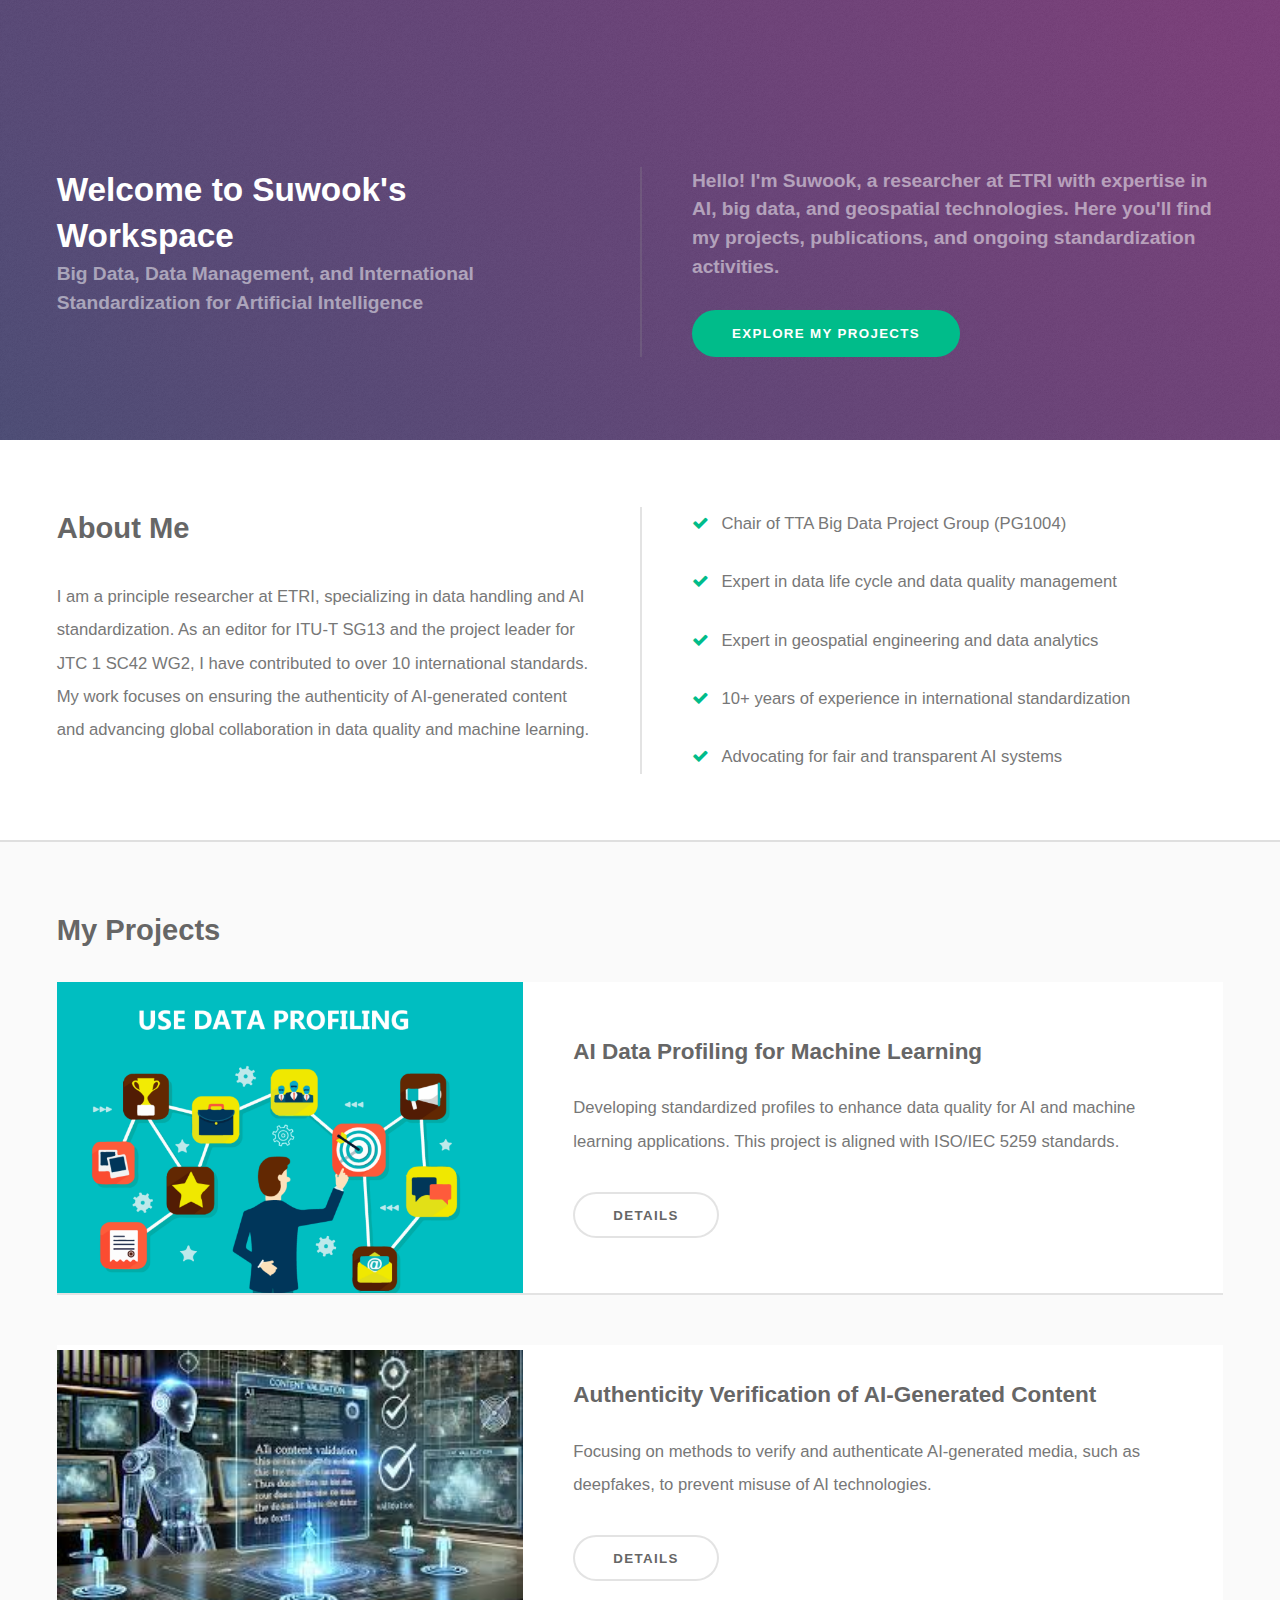
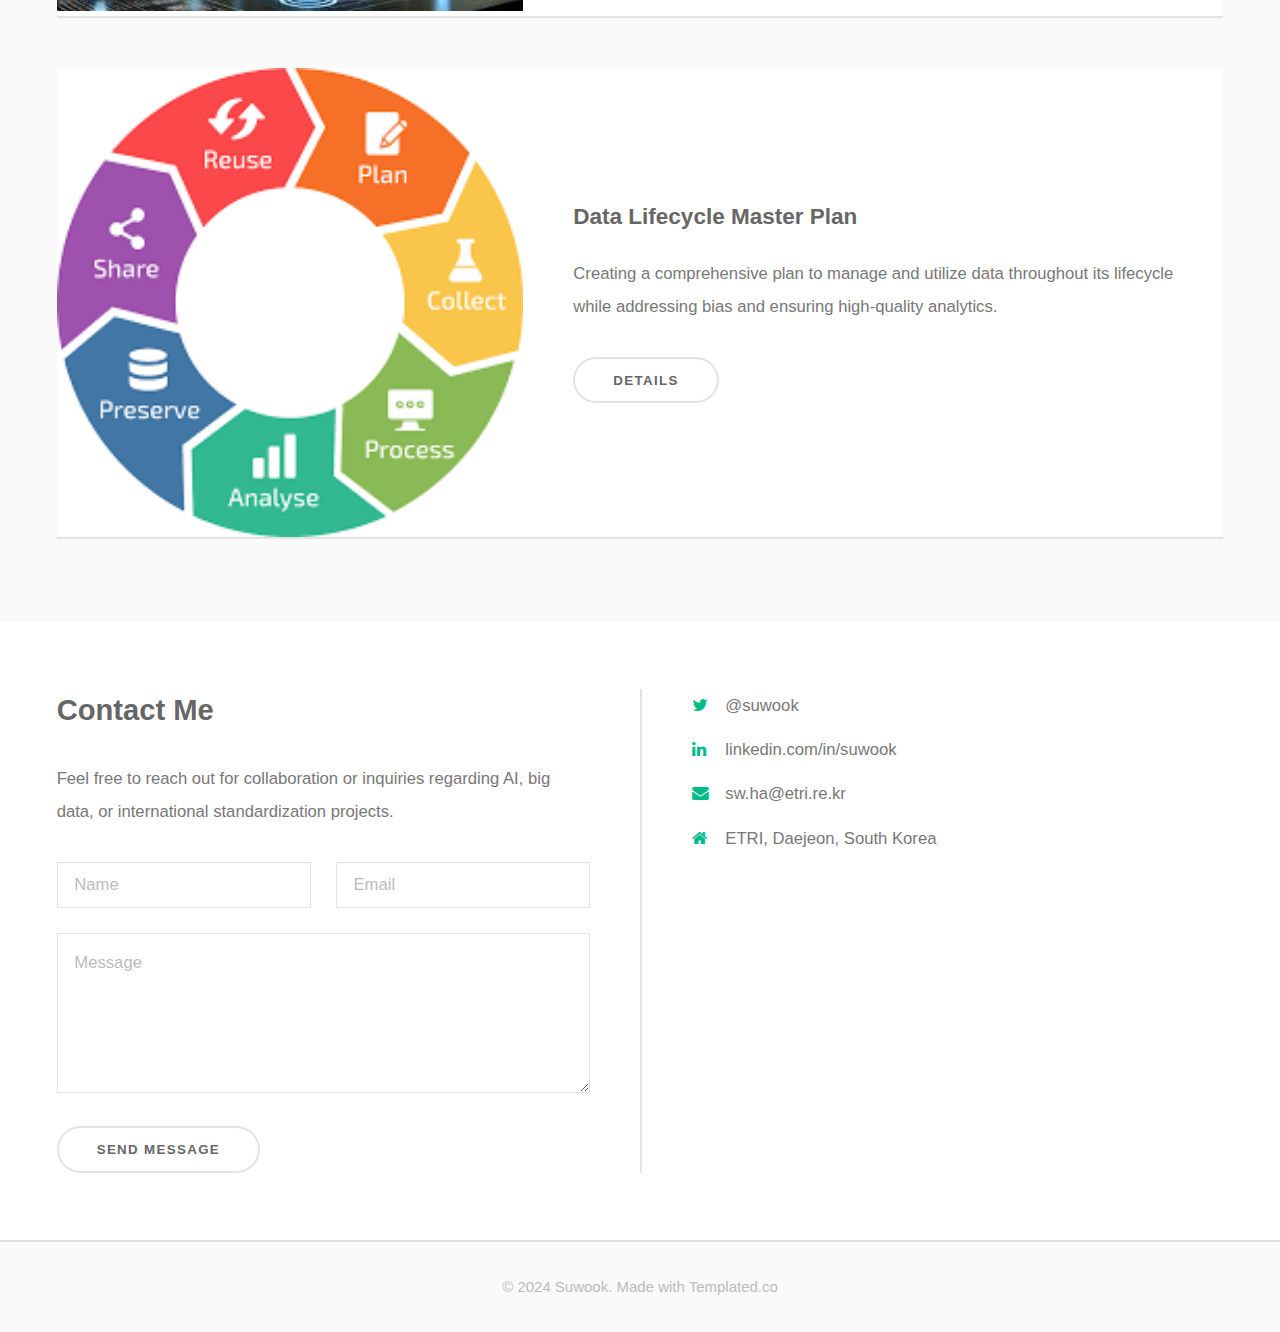
<file: index.html>
<!DOCTYPE HTML>
<html>
<head>
    <title>Suwook's Workspace</title>
    <meta charset="utf-8">
    <meta name="viewport" content="width=device-width, initial-scale=1">
    <link rel="stylesheet" href="assets/css/main.css">
</head>
<body>
    <!-- Banner -->
    <section id="banner">
        <div class="inner split">
            <section>
                <h2>Welcome to Suwook's Workspace</h2>
                <p>Big Data, Data Management, and International Standardization for Artificial Intelligence</p>
            </section>
            <section>
                <p>Hello! I'm Suwook, a researcher at ETRI with expertise in AI, big data, and geospatial technologies. Here you'll find my projects, publications, and ongoing standardization activities.</p>
                <ul class="actions">
                    <li><a href="#projects" class="button special">Explore My Projects</a></li>
                </ul>
            </section>
        </div>
    </section>

    <!-- About -->
    <section id="about" class="wrapper">
        <div class="inner split">
            <section>
                <h2>About Me</h2>
                <p>I am a principle researcher at ETRI, specializing in data handling and AI standardization. As an editor for ITU-T SG13 and the project leader for JTC 1 SC42 WG2, I have contributed to over 10 international standards. My work focuses on ensuring the authenticity of AI-generated content and advancing global collaboration in data quality and machine learning.</p>
            </section>
            <section>
                <ul class="checklist">
                    <li>Chair of TTA Big Data Project Group (PG1004)</li>
                    <li>Expert in data life cycle and data quality management</li>
                    <li>Expert in geospatial engineering and data analytics</li>
                    <li>10+ years of experience in international standardization</li>
                    <li>Advocating for fair and transparent AI systems</li>
                </ul>
            </section>
        </div>
    </section>

    <!-- Projects -->
    <section id="projects" class="wrapper style2 alt">
        <div class="inner">
            <h2>My Projects</h2>

            <div class="spotlight">
                <div class="image">
                    <img src="images/project1.jpg" alt="Project 1">
                </div>
                <div class="content">
                    <h3>AI Data Profiling for Machine Learning</h3>
                    <p>Developing standardized profiles to enhance data quality for AI and machine learning applications. This project is aligned with ISO/IEC 5259 standards.</p>
                    <ul class="actions">
                        <li><a href="project1.html" class="button alt">Details</a></li>
                    </ul>
                </div>
            </div>

            <div class="spotlight">
                <div class="image">
                    <img src="images/project2.jpg" alt="Project 2">
                </div>
                <div class="content">
                    <h3>Authenticity Verification of AI-Generated Content</h3>
                    <p>Focusing on methods to verify and authenticate AI-generated media, such as deepfakes, to prevent misuse of AI technologies.</p>
                    <ul class="actions">
                        <li><a href="#" class="button alt">Details</a></li>
                    </ul>
                </div>
            </div>

            <div class="spotlight">
                <div class="image">
                    <img src="images/project3.jpg" alt="Project 3">
                </div>
                <div class="content">
                    <h3>Data Lifecycle Master Plan</h3>
                    <p>Creating a comprehensive plan to manage and utilize data throughout its lifecycle while addressing bias and ensuring high-quality analytics.</p>
                    <ul class="actions">
                        <li><a href="#" class="button alt">Details</a></li>
                    </ul>
                </div>
            </div>
        </div>
    </section>

    <!-- Contact -->
    <section id="contact" class="wrapper">
        <div class="inner split">
            <section>
                <h2>Contact Me</h2>
                <p>Feel free to reach out for collaboration or inquiries regarding AI, big data, or international standardization projects.</p>
                <form action="#" class="alt" method="POST">
                    <div class="row uniform">
                        <div class="6u 12u$(xsmall)">
                            <input name="name" placeholder="Name" type="text">
                        </div>
                        <div class="6u$ 12u$(xsmall)">
                            <input name="email" placeholder="Email" type="email">
                        </div>
                        <div class="12u$">
                            <textarea name="message" placeholder="Message" rows="4"></textarea>
                        </div>
                    </div>
                    <ul class="actions">
                        <li><input class="alt" value="Send Message" type="submit"></li>
                    </ul>
                </form>
            </section>
            <section>
                <ul class="contact">
                    <li class="fa-twitter"><a href="#">@suwook</a></li>
                    <li class="fa-linkedin"><a href="#">linkedin.com/in/suwook</a></li>
                    <li class="fa-envelope"><a href="mailto:sw.ha@etri.re.kr">sw.ha@etri.re.kr</a></li>
                    <li class="fa-home">ETRI, Daejeon, South Korea</li>
                </ul>
            </section>
        </div>
    </section>

    <!-- Footer -->
    <div class="copyright">
        &copy; 2024 Suwook. Made with Templated.co
    </div>

    <!-- Scripts -->
    <script src="assets/js/jquery.min.js"></script>
    <script src="assets/js/skel.min.js"></script>
    <script src="assets/js/util.js"></script>
    <script src="assets/js/main.js"></script>
</body>
</html>
</file>
<file: assets/css/main.css>
@import url(font-awesome.min.css);

/*
	Prism by TEMPLATED
	templated.co @templatedco
	Released for free under the Creative Commons Attribution 3.0 license (templated.co/license)
*/

/* Reset */

	html, body, div, span, applet, object, iframe, h1, h2, h3, h4, h5, h6, p, blockquote, pre, a, abbr, acronym, address, big, cite, code, del, dfn, em, img, ins, kbd, q, s, samp, small, strike, strong, sub, sup, tt, var, b, u, i, center, dl, dt, dd, ol, ul, li, fieldset, form, label, legend, table, caption, tbody, tfoot, thead, tr, th, td, article, aside, canvas, details, embed, figure, figcaption, footer, header, hgroup, menu, nav, output, ruby, section, summary, time, mark, audio, video {
		margin: 0;
		padding: 0;
		border: 0;
		font-size: 100%;
		font: inherit;
		vertical-align: baseline;
	}
.image.fit img {
	width: 100%;
	height: auto;
}
	article, aside, details, figcaption, figure, footer, header, hgroup, menu, nav, section {
		display: block;
	}

	body {
		line-height: 1;
	}

	ol, ul {
		list-style: none;
	}

	blockquote, q {
		quotes: none;
	}

	blockquote:before, blockquote:after, q:before, q:after {
		content: '';
		content: none;
	}

	table {
		border-collapse: collapse;
		border-spacing: 0;
	}

	body {
		-webkit-text-size-adjust: none;
	}

/* Box Model */

	*, *:before, *:after {
		-moz-box-sizing: border-box;
		-webkit-box-sizing: border-box;
		box-sizing: border-box;
	}

/* Grid */

	.row {
		border-bottom: solid 1px transparent;
		-moz-box-sizing: border-box;
		-webkit-box-sizing: border-box;
		box-sizing: border-box;
	}

	.row > * {
		float: left;
		-moz-box-sizing: border-box;
		-webkit-box-sizing: border-box;
		box-sizing: border-box;
	}

	.row:after, .row:before {
		content: '';
		display: block;
		clear: both;
		height: 0;
	}

	.row.uniform > * > :first-child {
		margin-top: 0;
	}

	.row.uniform > * > :last-child {
		margin-bottom: 0;
	}

	.row.\30 \25 > * {
		padding: 0 0 0 0em;
	}

	.row.\30 \25 {
		margin: 0 0 -1px 0em;
	}

	.row.uniform.\30 \25 > * {
		padding: 0em 0 0 0em;
	}

	.row.uniform.\30 \25 {
		margin: 0em 0 -1px 0em;
	}

	.row > * {
		padding: 0 0 0 2em;
	}

	.row {
		margin: 0 0 -1px -2em;
	}

	.row.uniform > * {
		padding: 2em 0 0 2em;
	}

	.row.uniform {
		margin: -2em 0 -1px -2em;
	}

	.row.\32 00\25 > * {
		padding: 0 0 0 4em;
	}

	.row.\32 00\25 {
		margin: 0 0 -1px -4em;
	}

	.row.uniform.\32 00\25 > * {
		padding: 4em 0 0 4em;
	}

	.row.uniform.\32 00\25 {
		margin: -4em 0 -1px -4em;
	}

	.row.\31 50\25 > * {
		padding: 0 0 0 3em;
	}

	.row.\31 50\25 {
		margin: 0 0 -1px -3em;
	}

	.row.uniform.\31 50\25 > * {
		padding: 3em 0 0 3em;
	}

	.row.uniform.\31 50\25 {
		margin: -3em 0 -1px -3em;
	}

	.row.\35 0\25 > * {
		padding: 0 0 0 1em;
	}

	.row.\35 0\25 {
		margin: 0 0 -1px -1em;
	}

	.row.uniform.\35 0\25 > * {
		padding: 1em 0 0 1em;
	}

	.row.uniform.\35 0\25 {
		margin: -1em 0 -1px -1em;
	}

	.row.\32 5\25 > * {
		padding: 0 0 0 0.5em;
	}

	.row.\32 5\25 {
		margin: 0 0 -1px -0.5em;
	}

	.row.uniform.\32 5\25 > * {
		padding: 0.5em 0 0 0.5em;
	}

	.row.uniform.\32 5\25 {
		margin: -0.5em 0 -1px -0.5em;
	}

	.\31 2u, .\31 2u\24 {
		width: 100%;
		clear: none;
		margin-left: 0;
	}

	.\31 1u, .\31 1u\24 {
		width: 91.6666666667%;
		clear: none;
		margin-left: 0;
	}

	.\31 0u, .\31 0u\24 {
		width: 83.3333333333%;
		clear: none;
		margin-left: 0;
	}

	.\39 u, .\39 u\24 {
		width: 75%;
		clear: none;
		margin-left: 0;
	}

	.\38 u, .\38 u\24 {
		width: 66.6666666667%;
		clear: none;
		margin-left: 0;
	}

	.\37 u, .\37 u\24 {
		width: 58.3333333333%;
		clear: none;
		margin-left: 0;
	}

	.\36 u, .\36 u\24 {
		width: 50%;
		clear: none;
		margin-left: 0;
	}

	.\35 u, .\35 u\24 {
		width: 41.6666666667%;
		clear: none;
		margin-left: 0;
	}

	.\34 u, .\34 u\24 {
		width: 33.3333333333%;
		clear: none;
		margin-left: 0;
	}

	.\33 u, .\33 u\24 {
		width: 25%;
		clear: none;
		margin-left: 0;
	}

	.\32 u, .\32 u\24 {
		width: 16.6666666667%;
		clear: none;
		margin-left: 0;
	}

	.\31 u, .\31 u\24 {
		width: 8.3333333333%;
		clear: none;
		margin-left: 0;
	}

	.\31 2u\24 + *,
	.\31 1u\24 + *,
	.\31 0u\24 + *,
	.\39 u\24 + *,
	.\38 u\24 + *,
	.\37 u\24 + *,
	.\36 u\24 + *,
	.\35 u\24 + *,
	.\34 u\24 + *,
	.\33 u\24 + *,
	.\32 u\24 + *,
	.\31 u\24 + * {
		clear: left;
	}

	.\-11u {
		margin-left: 91.66667%;
	}

	.\-10u {
		margin-left: 83.33333%;
	}

	.\-9u {
		margin-left: 75%;
	}

	.\-8u {
		margin-left: 66.66667%;
	}

	.\-7u {
		margin-left: 58.33333%;
	}

	.\-6u {
		margin-left: 50%;
	}

	.\-5u {
		margin-left: 41.66667%;
	}

	.\-4u {
		margin-left: 33.33333%;
	}

	.\-3u {
		margin-left: 25%;
	}

	.\-2u {
		margin-left: 16.66667%;
	}

	.\-1u {
		margin-left: 8.33333%;
	}

	@media screen and (max-width: 1680px) {

		.row > * {
			padding: 0 0 0 2em;
		}

		.row {
			margin: 0 0 -1px -2em;
		}

		.row.uniform > * {
			padding: 2em 0 0 2em;
		}

		.row.uniform {
			margin: -2em 0 -1px -2em;
		}

		.row.\32 00\25 > * {
			padding: 0 0 0 4em;
		}

		.row.\32 00\25 {
			margin: 0 0 -1px -4em;
		}

		.row.uniform.\32 00\25 > * {
			padding: 4em 0 0 4em;
		}

		.row.uniform.\32 00\25 {
			margin: -4em 0 -1px -4em;
		}

		.row.\31 50\25 > * {
			padding: 0 0 0 3em;
		}

		.row.\31 50\25 {
			margin: 0 0 -1px -3em;
		}

		.row.uniform.\31 50\25 > * {
			padding: 3em 0 0 3em;
		}

		.row.uniform.\31 50\25 {
			margin: -3em 0 -1px -3em;
		}

		.row.\35 0\25 > * {
			padding: 0 0 0 1em;
		}

		.row.\35 0\25 {
			margin: 0 0 -1px -1em;
		}

		.row.uniform.\35 0\25 > * {
			padding: 1em 0 0 1em;
		}

		.row.uniform.\35 0\25 {
			margin: -1em 0 -1px -1em;
		}

		.row.\32 5\25 > * {
			padding: 0 0 0 0.5em;
		}

		.row.\32 5\25 {
			margin: 0 0 -1px -0.5em;
		}

		.row.uniform.\32 5\25 > * {
			padding: 0.5em 0 0 0.5em;
		}

		.row.uniform.\32 5\25 {
			margin: -0.5em 0 -1px -0.5em;
		}

		.\31 2u\28xlarge\29, .\31 2u\24\28xlarge\29 {
			width: 100%;
			clear: none;
			margin-left: 0;
		}

		.\31 1u\28xlarge\29, .\31 1u\24\28xlarge\29 {
			width: 91.6666666667%;
			clear: none;
			margin-left: 0;
		}

		.\31 0u\28xlarge\29, .\31 0u\24\28xlarge\29 {
			width: 83.3333333333%;
			clear: none;
			margin-left: 0;
		}

		.\39 u\28xlarge\29, .\39 u\24\28xlarge\29 {
			width: 75%;
			clear: none;
			margin-left: 0;
		}

		.\38 u\28xlarge\29, .\38 u\24\28xlarge\29 {
			width: 66.6666666667%;
			clear: none;
			margin-left: 0;
		}

		.\37 u\28xlarge\29, .\37 u\24\28xlarge\29 {
			width: 58.3333333333%;
			clear: none;
			margin-left: 0;
		}

		.\36 u\28xlarge\29, .\36 u\24\28xlarge\29 {
			width: 50%;
			clear: none;
			margin-left: 0;
		}

		.\35 u\28xlarge\29, .\35 u\24\28xlarge\29 {
			width: 41.6666666667%;
			clear: none;
			margin-left: 0;
		}

		.\34 u\28xlarge\29, .\34 u\24\28xlarge\29 {
			width: 33.3333333333%;
			clear: none;
			margin-left: 0;
		}

		.\33 u\28xlarge\29, .\33 u\24\28xlarge\29 {
			width: 25%;
			clear: none;
			margin-left: 0;
		}

		.\32 u\28xlarge\29, .\32 u\24\28xlarge\29 {
			width: 16.6666666667%;
			clear: none;
			margin-left: 0;
		}

		.\31 u\28xlarge\29, .\31 u\24\28xlarge\29 {
			width: 8.3333333333%;
			clear: none;
			margin-left: 0;
		}

		.\31 2u\24\28xlarge\29 + *,
		.\31 1u\24\28xlarge\29 + *,
		.\31 0u\24\28xlarge\29 + *,
		.\39 u\24\28xlarge\29 + *,
		.\38 u\24\28xlarge\29 + *,
		.\37 u\24\28xlarge\29 + *,
		.\36 u\24\28xlarge\29 + *,
		.\35 u\24\28xlarge\29 + *,
		.\34 u\24\28xlarge\29 + *,
		.\33 u\24\28xlarge\29 + *,
		.\32 u\24\28xlarge\29 + *,
		.\31 u\24\28xlarge\29 + * {
			clear: left;
		}

		.\-11u\28xlarge\29 {
			margin-left: 91.66667%;
		}

		.\-10u\28xlarge\29 {
			margin-left: 83.33333%;
		}

		.\-9u\28xlarge\29 {
			margin-left: 75%;
		}

		.\-8u\28xlarge\29 {
			margin-left: 66.66667%;
		}

		.\-7u\28xlarge\29 {
			margin-left: 58.33333%;
		}

		.\-6u\28xlarge\29 {
			margin-left: 50%;
		}

		.\-5u\28xlarge\29 {
			margin-left: 41.66667%;
		}

		.\-4u\28xlarge\29 {
			margin-left: 33.33333%;
		}

		.\-3u\28xlarge\29 {
			margin-left: 25%;
		}

		.\-2u\28xlarge\29 {
			margin-left: 16.66667%;
		}

		.\-1u\28xlarge\29 {
			margin-left: 8.33333%;
		}

	}

	@media screen and (max-width: 1366px) {

		.row > * {
			padding: 0 0 0 1.5em;
		}

		.row {
			margin: 0 0 -1px -1.5em;
		}

		.row.uniform > * {
			padding: 1.5em 0 0 1.5em;
		}

		.row.uniform {
			margin: -1.5em 0 -1px -1.5em;
		}

		.row.\32 00\25 > * {
			padding: 0 0 0 3em;
		}

		.row.\32 00\25 {
			margin: 0 0 -1px -3em;
		}

		.row.uniform.\32 00\25 > * {
			padding: 3em 0 0 3em;
		}

		.row.uniform.\32 00\25 {
			margin: -3em 0 -1px -3em;
		}

		.row.\31 50\25 > * {
			padding: 0 0 0 2.25em;
		}

		.row.\31 50\25 {
			margin: 0 0 -1px -2.25em;
		}

		.row.uniform.\31 50\25 > * {
			padding: 2.25em 0 0 2.25em;
		}

		.row.uniform.\31 50\25 {
			margin: -2.25em 0 -1px -2.25em;
		}

		.row.\35 0\25 > * {
			padding: 0 0 0 0.75em;
		}

		.row.\35 0\25 {
			margin: 0 0 -1px -0.75em;
		}

		.row.uniform.\35 0\25 > * {
			padding: 0.75em 0 0 0.75em;
		}

		.row.uniform.\35 0\25 {
			margin: -0.75em 0 -1px -0.75em;
		}

		.row.\32 5\25 > * {
			padding: 0 0 0 0.375em;
		}

		.row.\32 5\25 {
			margin: 0 0 -1px -0.375em;
		}

		.row.uniform.\32 5\25 > * {
			padding: 0.375em 0 0 0.375em;
		}

		.row.uniform.\32 5\25 {
			margin: -0.375em 0 -1px -0.375em;
		}

		.\31 2u\28large\29, .\31 2u\24\28large\29 {
			width: 100%;
			clear: none;
			margin-left: 0;
		}

		.\31 1u\28large\29, .\31 1u\24\28large\29 {
			width: 91.6666666667%;
			clear: none;
			margin-left: 0;
		}

		.\31 0u\28large\29, .\31 0u\24\28large\29 {
			width: 83.3333333333%;
			clear: none;
			margin-left: 0;
		}

		.\39 u\28large\29, .\39 u\24\28large\29 {
			width: 75%;
			clear: none;
			margin-left: 0;
		}

		.\38 u\28large\29, .\38 u\24\28large\29 {
			width: 66.6666666667%;
			clear: none;
			margin-left: 0;
		}

		.\37 u\28large\29, .\37 u\24\28large\29 {
			width: 58.3333333333%;
			clear: none;
			margin-left: 0;
		}

		.\36 u\28large\29, .\36 u\24\28large\29 {
			width: 50%;
			clear: none;
			margin-left: 0;
		}

		.\35 u\28large\29, .\35 u\24\28large\29 {
			width: 41.6666666667%;
			clear: none;
			margin-left: 0;
		}

		.\34 u\28large\29, .\34 u\24\28large\29 {
			width: 33.3333333333%;
			clear: none;
			margin-left: 0;
		}

		.\33 u\28large\29, .\33 u\24\28large\29 {
			width: 25%;
			clear: none;
			margin-left: 0;
		}

		.\32 u\28large\29, .\32 u\24\28large\29 {
			width: 16.6666666667%;
			clear: none;
			margin-left: 0;
		}

		.\31 u\28large\29, .\31 u\24\28large\29 {
			width: 8.3333333333%;
			clear: none;
			margin-left: 0;
		}

		.\31 2u\24\28large\29 + *,
		.\31 1u\24\28large\29 + *,
		.\31 0u\24\28large\29 + *,
		.\39 u\24\28large\29 + *,
		.\38 u\24\28large\29 + *,
		.\37 u\24\28large\29 + *,
		.\36 u\24\28large\29 + *,
		.\35 u\24\28large\29 + *,
		.\34 u\24\28large\29 + *,
		.\33 u\24\28large\29 + *,
		.\32 u\24\28large\29 + *,
		.\31 u\24\28large\29 + * {
			clear: left;
		}

		.\-11u\28large\29 {
			margin-left: 91.66667%;
		}

		.\-10u\28large\29 {
			margin-left: 83.33333%;
		}

		.\-9u\28large\29 {
			margin-left: 75%;
		}

		.\-8u\28large\29 {
			margin-left: 66.66667%;
		}

		.\-7u\28large\29 {
			margin-left: 58.33333%;
		}

		.\-6u\28large\29 {
			margin-left: 50%;
		}

		.\-5u\28large\29 {
			margin-left: 41.66667%;
		}

		.\-4u\28large\29 {
			margin-left: 33.33333%;
		}

		.\-3u\28large\29 {
			margin-left: 25%;
		}

		.\-2u\28large\29 {
			margin-left: 16.66667%;
		}

		.\-1u\28large\29 {
			margin-left: 8.33333%;
		}

	}

	@media screen and (max-width: 980px) {

		.row > * {
			padding: 0 0 0 1.5em;
		}

		.row {
			margin: 0 0 -1px -1.5em;
		}

		.row.uniform > * {
			padding: 1.5em 0 0 1.5em;
		}

		.row.uniform {
			margin: -1.5em 0 -1px -1.5em;
		}

		.row.\32 00\25 > * {
			padding: 0 0 0 3em;
		}

		.row.\32 00\25 {
			margin: 0 0 -1px -3em;
		}

		.row.uniform.\32 00\25 > * {
			padding: 3em 0 0 3em;
		}

		.row.uniform.\32 00\25 {
			margin: -3em 0 -1px -3em;
		}

		.row.\31 50\25 > * {
			padding: 0 0 0 2.25em;
		}

		.row.\31 50\25 {
			margin: 0 0 -1px -2.25em;
		}

		.row.uniform.\31 50\25 > * {
			padding: 2.25em 0 0 2.25em;
		}

		.row.uniform.\31 50\25 {
			margin: -2.25em 0 -1px -2.25em;
		}

		.row.\35 0\25 > * {
			padding: 0 0 0 0.75em;
		}

		.row.\35 0\25 {
			margin: 0 0 -1px -0.75em;
		}

		.row.uniform.\35 0\25 > * {
			padding: 0.75em 0 0 0.75em;
		}

		.row.uniform.\35 0\25 {
			margin: -0.75em 0 -1px -0.75em;
		}

		.row.\32 5\25 > * {
			padding: 0 0 0 0.375em;
		}

		.row.\32 5\25 {
			margin: 0 0 -1px -0.375em;
		}

		.row.uniform.\32 5\25 > * {
			padding: 0.375em 0 0 0.375em;
		}

		.row.uniform.\32 5\25 {
			margin: -0.375em 0 -1px -0.375em;
		}

		.\31 2u\28medium\29, .\31 2u\24\28medium\29 {
			width: 100%;
			clear: none;
			margin-left: 0;
		}

		.\31 1u\28medium\29, .\31 1u\24\28medium\29 {
			width: 91.6666666667%;
			clear: none;
			margin-left: 0;
		}

		.\31 0u\28medium\29, .\31 0u\24\28medium\29 {
			width: 83.3333333333%;
			clear: none;
			margin-left: 0;
		}

		.\39 u\28medium\29, .\39 u\24\28medium\29 {
			width: 75%;
			clear: none;
			margin-left: 0;
		}

		.\38 u\28medium\29, .\38 u\24\28medium\29 {
			width: 66.6666666667%;
			clear: none;
			margin-left: 0;
		}

		.\37 u\28medium\29, .\37 u\24\28medium\29 {
			width: 58.3333333333%;
			clear: none;
			margin-left: 0;
		}

		.\36 u\28medium\29, .\36 u\24\28medium\29 {
			width: 50%;
			clear: none;
			margin-left: 0;
		}

		.\35 u\28medium\29, .\35 u\24\28medium\29 {
			width: 41.6666666667%;
			clear: none;
			margin-left: 0;
		}

		.\34 u\28medium\29, .\34 u\24\28medium\29 {
			width: 33.3333333333%;
			clear: none;
			margin-left: 0;
		}

		.\33 u\28medium\29, .\33 u\24\28medium\29 {
			width: 25%;
			clear: none;
			margin-left: 0;
		}

		.\32 u\28medium\29, .\32 u\24\28medium\29 {
			width: 16.6666666667%;
			clear: none;
			margin-left: 0;
		}

		.\31 u\28medium\29, .\31 u\24\28medium\29 {
			width: 8.3333333333%;
			clear: none;
			margin-left: 0;
		}

		.\31 2u\24\28medium\29 + *,
		.\31 1u\24\28medium\29 + *,
		.\31 0u\24\28medium\29 + *,
		.\39 u\24\28medium\29 + *,
		.\38 u\24\28medium\29 + *,
		.\37 u\24\28medium\29 + *,
		.\36 u\24\28medium\29 + *,
		.\35 u\24\28medium\29 + *,
		.\34 u\24\28medium\29 + *,
		.\33 u\24\28medium\29 + *,
		.\32 u\24\28medium\29 + *,
		.\31 u\24\28medium\29 + * {
			clear: left;
		}

		.\-11u\28medium\29 {
			margin-left: 91.66667%;
		}

		.\-10u\28medium\29 {
			margin-left: 83.33333%;
		}

		.\-9u\28medium\29 {
			margin-left: 75%;
		}

		.\-8u\28medium\29 {
			margin-left: 66.66667%;
		}

		.\-7u\28medium\29 {
			margin-left: 58.33333%;
		}

		.\-6u\28medium\29 {
			margin-left: 50%;
		}

		.\-5u\28medium\29 {
			margin-left: 41.66667%;
		}

		.\-4u\28medium\29 {
			margin-left: 33.33333%;
		}

		.\-3u\28medium\29 {
			margin-left: 25%;
		}

		.\-2u\28medium\29 {
			margin-left: 16.66667%;
		}

		.\-1u\28medium\29 {
			margin-left: 8.33333%;
		}

	}

	@media screen and (max-width: 736px) {

		.row > * {
			padding: 0 0 0 1.25em;
		}

		.row {
			margin: 0 0 -1px -1.25em;
		}

		.row.uniform > * {
			padding: 1.25em 0 0 1.25em;
		}

		.row.uniform {
			margin: -1.25em 0 -1px -1.25em;
		}

		.row.\32 00\25 > * {
			padding: 0 0 0 2.5em;
		}

		.row.\32 00\25 {
			margin: 0 0 -1px -2.5em;
		}

		.row.uniform.\32 00\25 > * {
			padding: 2.5em 0 0 2.5em;
		}

		.row.uniform.\32 00\25 {
			margin: -2.5em 0 -1px -2.5em;
		}

		.row.\31 50\25 > * {
			padding: 0 0 0 1.875em;
		}

		.row.\31 50\25 {
			margin: 0 0 -1px -1.875em;
		}

		.row.uniform.\31 50\25 > * {
			padding: 1.875em 0 0 1.875em;
		}

		.row.uniform.\31 50\25 {
			margin: -1.875em 0 -1px -1.875em;
		}

		.row.\35 0\25 > * {
			padding: 0 0 0 0.625em;
		}

		.row.\35 0\25 {
			margin: 0 0 -1px -0.625em;
		}

		.row.uniform.\35 0\25 > * {
			padding: 0.625em 0 0 0.625em;
		}

		.row.uniform.\35 0\25 {
			margin: -0.625em 0 -1px -0.625em;
		}

		.row.\32 5\25 > * {
			padding: 0 0 0 0.3125em;
		}

		.row.\32 5\25 {
			margin: 0 0 -1px -0.3125em;
		}

		.row.uniform.\32 5\25 > * {
			padding: 0.3125em 0 0 0.3125em;
		}

		.row.uniform.\32 5\25 {
			margin: -0.3125em 0 -1px -0.3125em;
		}

		.\31 2u\28small\29, .\31 2u\24\28small\29 {
			width: 100%;
			clear: none;
			margin-left: 0;
		}

		.\31 1u\28small\29, .\31 1u\24\28small\29 {
			width: 91.6666666667%;
			clear: none;
			margin-left: 0;
		}

		.\31 0u\28small\29, .\31 0u\24\28small\29 {
			width: 83.3333333333%;
			clear: none;
			margin-left: 0;
		}

		.\39 u\28small\29, .\39 u\24\28small\29 {
			width: 75%;
			clear: none;
			margin-left: 0;
		}

		.\38 u\28small\29, .\38 u\24\28small\29 {
			width: 66.6666666667%;
			clear: none;
			margin-left: 0;
		}

		.\37 u\28small\29, .\37 u\24\28small\29 {
			width: 58.3333333333%;
			clear: none;
			margin-left: 0;
		}

		.\36 u\28small\29, .\36 u\24\28small\29 {
			width: 50%;
			clear: none;
			margin-left: 0;
		}

		.\35 u\28small\29, .\35 u\24\28small\29 {
			width: 41.6666666667%;
			clear: none;
			margin-left: 0;
		}

		.\34 u\28small\29, .\34 u\24\28small\29 {
			width: 33.3333333333%;
			clear: none;
			margin-left: 0;
		}

		.\33 u\28small\29, .\33 u\24\28small\29 {
			width: 25%;
			clear: none;
			margin-left: 0;
		}

		.\32 u\28small\29, .\32 u\24\28small\29 {
			width: 16.6666666667%;
			clear: none;
			margin-left: 0;
		}

		.\31 u\28small\29, .\31 u\24\28small\29 {
			width: 8.3333333333%;
			clear: none;
			margin-left: 0;
		}

		.\31 2u\24\28small\29 + *,
		.\31 1u\24\28small\29 + *,
		.\31 0u\24\28small\29 + *,
		.\39 u\24\28small\29 + *,
		.\38 u\24\28small\29 + *,
		.\37 u\24\28small\29 + *,
		.\36 u\24\28small\29 + *,
		.\35 u\24\28small\29 + *,
		.\34 u\24\28small\29 + *,
		.\33 u\24\28small\29 + *,
		.\32 u\24\28small\29 + *,
		.\31 u\24\28small\29 + * {
			clear: left;
		}

		.\-11u\28small\29 {
			margin-left: 91.66667%;
		}

		.\-10u\28small\29 {
			margin-left: 83.33333%;
		}

		.\-9u\28small\29 {
			margin-left: 75%;
		}

		.\-8u\28small\29 {
			margin-left: 66.66667%;
		}

		.\-7u\28small\29 {
			margin-left: 58.33333%;
		}

		.\-6u\28small\29 {
			margin-left: 50%;
		}

		.\-5u\28small\29 {
			margin-left: 41.66667%;
		}

		.\-4u\28small\29 {
			margin-left: 33.33333%;
		}

		.\-3u\28small\29 {
			margin-left: 25%;
		}

		.\-2u\28small\29 {
			margin-left: 16.66667%;
		}

		.\-1u\28small\29 {
			margin-left: 8.33333%;
		}

	}

	@media screen and (max-width: 480px) {

		.row > * {
			padding: 0 0 0 1.25em;
		}

		.row {
			margin: 0 0 -1px -1.25em;
		}

		.row.uniform > * {
			padding: 1.25em 0 0 1.25em;
		}

		.row.uniform {
			margin: -1.25em 0 -1px -1.25em;
		}

		.row.\32 00\25 > * {
			padding: 0 0 0 2.5em;
		}

		.row.\32 00\25 {
			margin: 0 0 -1px -2.5em;
		}

		.row.uniform.\32 00\25 > * {
			padding: 2.5em 0 0 2.5em;
		}

		.row.uniform.\32 00\25 {
			margin: -2.5em 0 -1px -2.5em;
		}

		.row.\31 50\25 > * {
			padding: 0 0 0 1.875em;
		}

		.row.\31 50\25 {
			margin: 0 0 -1px -1.875em;
		}

		.row.uniform.\31 50\25 > * {
			padding: 1.875em 0 0 1.875em;
		}

		.row.uniform.\31 50\25 {
			margin: -1.875em 0 -1px -1.875em;
		}

		.row.\35 0\25 > * {
			padding: 0 0 0 0.625em;
		}

		.row.\35 0\25 {
			margin: 0 0 -1px -0.625em;
		}

		.row.uniform.\35 0\25 > * {
			padding: 0.625em 0 0 0.625em;
		}

		.row.uniform.\35 0\25 {
			margin: -0.625em 0 -1px -0.625em;
		}

		.row.\32 5\25 > * {
			padding: 0 0 0 0.3125em;
		}

		.row.\32 5\25 {
			margin: 0 0 -1px -0.3125em;
		}

		.row.uniform.\32 5\25 > * {
			padding: 0.3125em 0 0 0.3125em;
		}

		.row.uniform.\32 5\25 {
			margin: -0.3125em 0 -1px -0.3125em;
		}

		.\31 2u\28xsmall\29, .\31 2u\24\28xsmall\29 {
			width: 100%;
			clear: none;
			margin-left: 0;
		}

		.\31 1u\28xsmall\29, .\31 1u\24\28xsmall\29 {
			width: 91.6666666667%;
			clear: none;
			margin-left: 0;
		}

		.\31 0u\28xsmall\29, .\31 0u\24\28xsmall\29 {
			width: 83.3333333333%;
			clear: none;
			margin-left: 0;
		}

		.\39 u\28xsmall\29, .\39 u\24\28xsmall\29 {
			width: 75%;
			clear: none;
			margin-left: 0;
		}

		.\38 u\28xsmall\29, .\38 u\24\28xsmall\29 {
			width: 66.6666666667%;
			clear: none;
			margin-left: 0;
		}

		.\37 u\28xsmall\29, .\37 u\24\28xsmall\29 {
			width: 58.3333333333%;
			clear: none;
			margin-left: 0;
		}

		.\36 u\28xsmall\29, .\36 u\24\28xsmall\29 {
			width: 50%;
			clear: none;
			margin-left: 0;
		}

		.\35 u\28xsmall\29, .\35 u\24\28xsmall\29 {
			width: 41.6666666667%;
			clear: none;
			margin-left: 0;
		}

		.\34 u\28xsmall\29, .\34 u\24\28xsmall\29 {
			width: 33.3333333333%;
			clear: none;
			margin-left: 0;
		}

		.\33 u\28xsmall\29, .\33 u\24\28xsmall\29 {
			width: 25%;
			clear: none;
			margin-left: 0;
		}

		.\32 u\28xsmall\29, .\32 u\24\28xsmall\29 {
			width: 16.6666666667%;
			clear: none;
			margin-left: 0;
		}

		.\31 u\28xsmall\29, .\31 u\24\28xsmall\29 {
			width: 8.3333333333%;
			clear: none;
			margin-left: 0;
		}

		.\31 2u\24\28xsmall\29 + *,
		.\31 1u\24\28xsmall\29 + *,
		.\31 0u\24\28xsmall\29 + *,
		.\39 u\24\28xsmall\29 + *,
		.\38 u\24\28xsmall\29 + *,
		.\37 u\24\28xsmall\29 + *,
		.\36 u\24\28xsmall\29 + *,
		.\35 u\24\28xsmall\29 + *,
		.\34 u\24\28xsmall\29 + *,
		.\33 u\24\28xsmall\29 + *,
		.\32 u\24\28xsmall\29 + *,
		.\31 u\24\28xsmall\29 + * {
			clear: left;
		}

		.\-11u\28xsmall\29 {
			margin-left: 91.66667%;
		}

		.\-10u\28xsmall\29 {
			margin-left: 83.33333%;
		}

		.\-9u\28xsmall\29 {
			margin-left: 75%;
		}

		.\-8u\28xsmall\29 {
			margin-left: 66.66667%;
		}

		.\-7u\28xsmall\29 {
			margin-left: 58.33333%;
		}

		.\-6u\28xsmall\29 {
			margin-left: 50%;
		}

		.\-5u\28xsmall\29 {
			margin-left: 41.66667%;
		}

		.\-4u\28xsmall\29 {
			margin-left: 33.33333%;
		}

		.\-3u\28xsmall\29 {
			margin-left: 25%;
		}

		.\-2u\28xsmall\29 {
			margin-left: 16.66667%;
		}

		.\-1u\28xsmall\29 {
			margin-left: 8.33333%;
		}

	}

/* Basic */

	@-ms-viewport {
		width: device-width;
	}

	body {
		-ms-overflow-style: scrollbar;
	}

	@media screen and (max-width: 480px) {

		html, body {
			min-width: 320px;
		}

	}

	body {
		background: #fff;
	}

		body.is-loading *, body.is-loading *:before, body.is-loading *:after {
			-moz-animation: none !important;
			-webkit-animation: none !important;
			-ms-animation: none !important;
			animation: none !important;
			-moz-transition: none !important;
			-webkit-transition: none !important;
			-ms-transition: none !important;
			transition: none !important;
		}

/* Type */

	body {
		background-color: #fff;
		color: #777;
	}

	body, input, select, textarea {
		font-family: Arial, Helvetica, sans-serif;
		font-size: 13pt;
		font-weight: normal;
		line-height: 2;
	}

		@media screen and (max-width: 1680px) {

			body, input, select, textarea {
				font-size: 13.5pt;
			}

		}

		@media screen and (max-width: 1366px) {

			body, input, select, textarea {
				font-size: 12.5pt;
			}

		}

		@media screen and (max-width: 980px) {

			body, input, select, textarea {
				font-size: 12pt;
			}

		}

		@media screen and (max-width: 736px) {

			body, input, select, textarea {
				font-size: 11.5pt;
			}

		}

		@media screen and (max-width: 480px) {

			body, input, select, textarea {
				font-size: 11.5pt;
			}

		}

	a {
		-moz-transition: color 0.2s ease;
		-webkit-transition: color 0.2s ease;
		-ms-transition: color 0.2s ease;
		transition: color 0.2s ease;
		text-decoration: underline;
	}

		a:hover {
			color: #00BC8A !important;
			text-decoration: none;
		}

	strong, b {
		font-weight: bold;
	}

	em, i {
		font-style: italic;
	}

	p {
		margin: 0 0 2em 0;
	}

	h1, h2, h3, h4, h5, h6 {
		font-weight: bold;
		line-height: 1.5;
		margin: 0 0 1em 0;
	}

		h1 a, h2 a, h3 a, h4 a, h5 a, h6 a {
			color: inherit;
			text-decoration: none;
		}

	h2 {
		font-size: 1.75em;
	}

	h3 {
		font-size: 1.35em;
	}

	h4 {
		font-size: 1.1em;
	}

	h5 {
		font-size: 0.9em;
	}

	h6 {
		font-size: 0.7em;
	}

	sub {
		font-size: 0.8em;
		position: relative;
		top: 0.5em;
	}

	sup {
		font-size: 0.8em;
		position: relative;
		top: -0.5em;
	}

	blockquote {
		border-left: solid 4px;
		font-style: italic;
		margin: 0 0 2em 0;
		padding: 0.5em 0 0.5em 2em;
	}

	code {
		border-radius: 0;
		border: solid 1px;
		font-family: "Courier New", monospace;
		font-size: 0.9em;
		margin: 0 0.25em;
		padding: 0.25em 0.65em;
	}

	pre {
		-webkit-overflow-scrolling: touch;
		font-family: "Courier New", monospace;
		font-size: 0.9em;
		margin: 0 0 2em 0;
	}

		pre code {
			display: block;
			line-height: 1.75;
			padding: 1em 1.5em;
			overflow-x: auto;
		}

	hr {
		border: 0;
		border-bottom: solid 1px;
		margin: 2em 0;
	}

		hr.major {
			margin: 3em 0;
		}

	.align-left {
		text-align: left;
	}

	.align-center {
		text-align: center;
	}

	.align-right {
		text-align: right;
	}

	input, select, textarea {
		color: #666;
	}

	a {
		color: #00BC8A;
	}

	strong, b {
		color: #666;
	}

	h1, h2, h3, h4, h5, h6 {
		color: #666;
	}

	blockquote {
		border-left-color: rgba(144, 144, 144, 0.25);
	}

	code {
		background: rgba(144, 144, 144, 0.075);
		border-color: rgba(144, 144, 144, 0.25);
	}

	hr {
		border-bottom-color: rgba(144, 144, 144, 0.25);
	}

/* Box */

	.box {
		border-radius: 0;
		border: solid 1px;
		margin-bottom: 2em;
		padding: 1.5em;
	}

		.box > :last-child,
		.box > :last-child > :last-child,
		.box > :last-child > :last-child > :last-child {
			margin-bottom: 0;
		}

		.box.alt {
			border: 0;
			border-radius: 0;
			padding: 0;
		}

	.box {
		border-color: rgba(144, 144, 144, 0.25);
	}

/* Button */

	input[type="submit"],
	input[type="reset"],
	input[type="button"],
	button,
	.button {
		-moz-appearance: none;
		-webkit-appearance: none;
		-ms-appearance: none;
		appearance: none;
		-moz-transition: background-color 0.2s ease-in-out, color 0.2s ease-in-out;
		-webkit-transition: background-color 0.2s ease-in-out, color 0.2s ease-in-out;
		-ms-transition: background-color 0.2s ease-in-out, color 0.2s ease-in-out;
		transition: background-color 0.2s ease-in-out, color 0.2s ease-in-out;
		border-radius: 2em;
		border: 0;
		cursor: pointer;
		display: inline-block;
		font-size: 0.8em;
		font-weight: bold;
		height: 3.5em;
		letter-spacing: 0.1em;
		line-height: 3.65em;
		padding: 0 3em;
		text-align: center;
		text-decoration: none;
		text-transform: uppercase;
		white-space: nowrap;
	}

		input[type="submit"].icon,
		input[type="reset"].icon,
		input[type="button"].icon,
		button.icon,
		.button.icon {
			padding-left: 1.35em;
		}

			input[type="submit"].icon:before,
			input[type="reset"].icon:before,
			input[type="button"].icon:before,
			button.icon:before,
			.button.icon:before {
				margin-right: 0.5em;
			}

		input[type="submit"].fit,
		input[type="reset"].fit,
		input[type="button"].fit,
		button.fit,
		.button.fit {
			display: block;
			margin: 0 0 1em 0;
			width: 100%;
		}

		input[type="submit"].small,
		input[type="reset"].small,
		input[type="button"].small,
		button.small,
		.button.small {
			font-size: 0.8em;
		}

		input[type="submit"].big,
		input[type="reset"].big,
		input[type="button"].big,
		button.big,
		.button.big {
			font-size: 1.35em;
		}

		input[type="submit"].disabled, input[type="submit"]:disabled,
		input[type="reset"].disabled,
		input[type="reset"]:disabled,
		input[type="button"].disabled,
		input[type="button"]:disabled,
		button.disabled,
		button:disabled,
		.button.disabled,
		.button:disabled {
			-moz-pointer-events: none;
			-webkit-pointer-events: none;
			-ms-pointer-events: none;
			pointer-events: none;
			opacity: 0.25;
		}

		@media screen and (max-width: 480px) {

			input[type="submit"],
			input[type="reset"],
			input[type="button"],
			button,
			.button {
				padding: 0;
			}

		}

	input[type="submit"],
	input[type="reset"],
	input[type="button"],
	button,
	.button {
		background-color: #fafafa;
		color: #666 !important;
	}

		input[type="submit"]:hover,
		input[type="reset"]:hover,
		input[type="button"]:hover,
		button:hover,
		.button:hover {
			background-color: white;
		}

		input[type="submit"]:active,
		input[type="reset"]:active,
		input[type="button"]:active,
		button:active,
		.button:active {
			background-color: #ededed;
		}

		input[type="submit"].alt,
		input[type="reset"].alt,
		input[type="button"].alt,
		button.alt,
		.button.alt {
			background-color: transparent;
			box-shadow: inset 0 0 0 2px rgba(144, 144, 144, 0.25);
			color: #666 !important;
		}

			input[type="submit"].alt:hover,
			input[type="reset"].alt:hover,
			input[type="button"].alt:hover,
			button.alt:hover,
			.button.alt:hover {
				background-color: rgba(144, 144, 144, 0.075);
			}

			input[type="submit"].alt:active,
			input[type="reset"].alt:active,
			input[type="button"].alt:active,
			button.alt:active,
			.button.alt:active {
				background-color: rgba(144, 144, 144, 0.2);
			}

			input[type="submit"].alt.icon:before,
			input[type="reset"].alt.icon:before,
			input[type="button"].alt.icon:before,
			button.alt.icon:before,
			.button.alt.icon:before {
				color: #bbb;
			}

		input[type="submit"].special,
		input[type="reset"].special,
		input[type="button"].special,
		button.special,
		.button.special {
			background-color: #00BC8A;
			color: #ffffff !important;
		}

			input[type="submit"].special:hover,
			input[type="reset"].special:hover,
			input[type="button"].special:hover,
			button.special:hover,
			.button.special:hover {
				background-color: #00d69d;
			}

			input[type="submit"].special:active,
			input[type="reset"].special:active,
			input[type="button"].special:active,
			button.special:active,
			.button.special:active {
				background-color: #00a377;
			}

/* Form */

	form {
		margin: 0 0 2em 0;
	}

	label {
		display: block;
		font-size: 0.9em;
		font-weight: bold;
		margin: 0 0 1em 0;
	}

	input[type="text"],
	input[type="password"],
	input[type="email"],
	select,
	textarea {
		-moz-appearance: none;
		-webkit-appearance: none;
		-ms-appearance: none;
		appearance: none;
		border-radius: 0;
		border: none;
		border: solid 1px;
		color: inherit;
		display: block;
		outline: 0;
		padding: 0 1em;
		text-decoration: none;
		width: 100%;
	}

		input[type="text"]:invalid,
		input[type="password"]:invalid,
		input[type="email"]:invalid,
		select:invalid,
		textarea:invalid {
			box-shadow: none;
		}

	.select-wrapper {
		text-decoration: none;
		display: block;
		position: relative;
	}

		.select-wrapper:before {
			-moz-osx-font-smoothing: grayscale;
			-webkit-font-smoothing: antialiased;
			font-family: FontAwesome;
			font-style: normal;
			font-weight: normal;
			text-transform: none !important;
		}

		.select-wrapper:before {
			content: '\f078';
			display: block;
			height: 2.75em;
			line-height: 2.75em;
			pointer-events: none;
			position: absolute;
			right: 0;
			text-align: center;
			top: 0;
			width: 2.75em;
		}

		.select-wrapper select::-ms-expand {
			display: none;
		}

	input[type="text"],
	input[type="password"],
	input[type="email"],
	select {
		height: 2.75em;
	}

	textarea {
		padding: 0.75em 1em;
	}

	input[type="checkbox"],
	input[type="radio"] {
		-moz-appearance: none;
		-webkit-appearance: none;
		-ms-appearance: none;
		appearance: none;
		display: block;
		float: left;
		margin-right: -2em;
		opacity: 0;
		width: 1em;
		z-index: -1;
	}

		input[type="checkbox"] + label,
		input[type="radio"] + label {
			text-decoration: none;
			cursor: pointer;
			display: inline-block;
			font-size: 1em;
			font-weight: normal;
			padding-left: 2.4em;
			padding-right: 0.75em;
			position: relative;
		}

			input[type="checkbox"] + label:before,
			input[type="radio"] + label:before {
				-moz-osx-font-smoothing: grayscale;
				-webkit-font-smoothing: antialiased;
				font-family: FontAwesome;
				font-style: normal;
				font-weight: normal;
				text-transform: none !important;
			}

			input[type="checkbox"] + label:before,
			input[type="radio"] + label:before {
				border-radius: 0;
				border: solid 1px;
				content: '';
				display: inline-block;
				height: 1.65em;
				left: 0;
				line-height: 1.58125em;
				position: absolute;
				text-align: center;
				top: 0;
				width: 1.65em;
			}

		input[type="checkbox"]:checked + label:before,
		input[type="radio"]:checked + label:before {
			content: '\f00c';
		}

	input[type="checkbox"] + label:before {
		border-radius: 0;
	}

	input[type="radio"] + label:before {
		border-radius: 100%;
	}

	::-webkit-input-placeholder {
		opacity: 1.0;
	}

	:-moz-placeholder {
		opacity: 1.0;
	}

	::-moz-placeholder {
		opacity: 1.0;
	}

	:-ms-input-placeholder {
		opacity: 1.0;
	}

	.formerize-placeholder {
		opacity: 1.0;
	}

	label {
		color: #666;
	}

	input[type="text"],
	input[type="password"],
	input[type="email"],
	select,
	textarea {
		background: rgba(144, 144, 144, 0.075);
		border-color: rgba(144, 144, 144, 0.25);
	}

		input[type="text"]:focus,
		input[type="password"]:focus,
		input[type="email"]:focus,
		select:focus,
		textarea:focus {
			border-color: #00BC8A;
			box-shadow: 0 0 0 1px #00BC8A;
		}

	.select-wrapper:before {
		color: rgba(144, 144, 144, 0.25);
	}

	input[type="checkbox"] + label,
	input[type="radio"] + label {
		color: #777;
	}

		input[type="checkbox"] + label:before,
		input[type="radio"] + label:before {
			background: rgba(144, 144, 144, 0.075);
			border-color: rgba(144, 144, 144, 0.25);
		}

	input[type="checkbox"]:checked + label:before,
	input[type="radio"]:checked + label:before {
		background-color: #00BC8A;
		border-color: #00BC8A;
		color: #ffffff;
	}

	input[type="checkbox"]:focus + label:before,
	input[type="radio"]:focus + label:before {
		border-color: #00BC8A;
		box-shadow: 0 0 0 1px #00BC8A;
	}

	::-webkit-input-placeholder {
		color: #bbb !important;
	}

	:-moz-placeholder {
		color: #bbb !important;
	}

	::-moz-placeholder {
		color: #bbb !important;
	}

	:-ms-input-placeholder {
		color: #bbb !important;
	}

	.formerize-placeholder {
		color: #bbb !important;
	}

	form.alt input[type="text"],
	form.alt input[type="password"],
	form.alt input[type="email"],
	form.alt select,
	form.alt textarea {
		background-color: transparent;
	}

/* Icon */

	.icon {
		text-decoration: none;
		border-bottom: none;
		position: relative;
	}

		.icon:before {
			-moz-osx-font-smoothing: grayscale;
			-webkit-font-smoothing: antialiased;
			font-family: FontAwesome;
			font-style: normal;
			font-weight: normal;
			text-transform: none !important;
		}

		.icon > .label {
			display: none;
		}

/* Image */

	.image {
		border-radius: 0;
		border: 0;
		display: inline-block;
		position: relative;
	}

		.image img {
			border-radius: 0;
			display: block;
		}

		.image.left, .image.right {
			max-width: 40%;
		}

			.image.left img, .image.right img {
				width: 100%;
			}

		.image.left {
			float: left;
			margin: 0 1.5em 1em 0;
			top: 0.25em;
		}

		.image.right {
			float: right;
			margin: 0 0 1em 1.5em;
			top: 0.25em;
		}

		.image.fit {
			display: block;
			margin: 0 0 2em 0;
			width: 100%;
		}

			.image.fit img {
				width: 100%;
			}

		.image.main {
			display: block;
			margin: 0 0 3em 0;
			width: 100%;
		}

			.image.main img {
				width: 100%;
			}

/* List */

	ol {
		list-style: decimal;
		margin: 0 0 2em 0;
		padding-left: 1.25em;
	}

		ol li {
			padding-left: 0.25em;
		}

	ul {
		list-style: disc;
		margin: 0 0 2em 0;
		padding-left: 1em;
	}

		ul li {
			padding-left: 0.5em;
		}

		ul.special {
			text-align: center;
		}

		ul.alt {
			list-style: none;
			padding-left: 0;
		}

			ul.alt li {
				border-top: solid 1px;
				padding: 0.5em 0;
			}

				ul.alt li:first-child {
					border-top: 0;
					padding-top: 0;
				}

		ul.checklist {
			list-style: none;
			padding-left: 0;
		}

			ul.checklist li {
				text-decoration: none;
				margin-bottom: 1.5em;
				padding-left: 0;
			}

				ul.checklist li:before {
					-moz-osx-font-smoothing: grayscale;
					-webkit-font-smoothing: antialiased;
					font-family: FontAwesome;
					font-style: normal;
					font-weight: normal;
					text-transform: none !important;
				}

				ul.checklist li:before {
					content: '\f00c';
					margin-right: 0.75em;
				}

		ul.icons {
			cursor: default;
			list-style: none;
			padding-left: 0;
		}

			ul.icons li {
				display: inline-block;
				padding: 0 1em 0 0;
			}

				ul.icons li:last-child {
					padding-right: 0;
				}

				ul.icons li .icon:before {
					font-size: 2em;
				}

		ul.contact {
			list-style: none;
			padding: 0;
		}

			ul.contact li {
				text-decoration: none;
				padding: 0.65em 0 0 2em;
			}

				ul.contact li:before {
					-moz-osx-font-smoothing: grayscale;
					-webkit-font-smoothing: antialiased;
					font-family: FontAwesome;
					font-style: normal;
					font-weight: normal;
					text-transform: none !important;
				}

				ul.contact li:before {
					float: left;
					margin-left: -2em;
				}

				ul.contact li:first-child {
					padding-top: 0;
				}

				ul.contact li a {
					color: inherit;
					text-decoration: none;
				}

		ul.actions {
			cursor: default;
			list-style: none;
			padding-left: 0;
		}

			form ul.actions {
				margin-top: 2em;
			}

			ul.actions li {
				display: inline-block;
				padding: 0 1em 0 0;
				vertical-align: middle;
			}

				ul.actions li:last-child {
					padding-right: 0;
				}

			ul.actions.small li {
				padding: 0 0.5em 0 0;
			}

			ul.actions.vertical li {
				display: block;
				padding: 1em 0 0 0;
			}

				ul.actions.vertical li:first-child {
					padding-top: 0;
				}

				ul.actions.vertical li > * {
					margin-bottom: 0;
				}

			ul.actions.vertical.small li {
				padding: 0.5em 0 0 0;
			}

				ul.actions.vertical.small li:first-child {
					padding-top: 0;
				}

			ul.actions.fit {
				display: table;
				margin-left: -1em;
				padding: 0;
				table-layout: fixed;
				width: calc(100% + 1em);
			}

				ul.actions.fit li {
					display: table-cell;
					padding: 0 0 0 1em;
				}

					ul.actions.fit li > * {
						margin-bottom: 0;
					}

				ul.actions.fit.small {
					margin-left: -0.5em;
					width: calc(100% + 0.5em);
				}

					ul.actions.fit.small li {
						padding: 0 0 0 0.5em;
					}

			@media screen and (max-width: 480px) {

				ul.actions {
					margin: 0 0 2em 0;
				}

					ul.actions li {
						padding: 1em 0 0 0;
						display: block;
						text-align: center;
						width: 100%;
					}

						ul.actions li:first-child {
							padding-top: 0;
						}

						ul.actions li > * {
							width: 100%;
							margin: 0 !important;
						}

							ul.actions li > *.icon:before {
								margin-left: -2em;
							}

					ul.actions.small li {
						padding: 0.5em 0 0 0;
					}

						ul.actions.small li:first-child {
							padding-top: 0;
						}

			}

	dl {
		margin: 0 0 2em 0;
	}

		dl dt {
			display: block;
			font-weight: bold;
			margin: 0 0 1em 0;
		}

		dl dd {
			margin-left: 2em;
		}

	ul.alt li {
		border-top-color: rgba(144, 144, 144, 0.25);
	}

	ul.checklist li:before {
		color: #00BC8A;
	}

	ul.contact li:before {
		color: #00BC8A;
	}

/* Section/Article */

	section.special, article.special {
		text-align: center;
	}

	header p {
		position: relative;
		margin: 0 0 1.5em 0;
	}

	header h2 + p {
		font-size: 1.25em;
		margin-top: -1em;
	}

	header h3 + p {
		font-size: 1.1em;
		margin-top: -0.8em;
	}

	header h4 + p,
	header h5 + p,
	header h6 + p {
		font-size: 0.9em;
		margin-top: -0.6em;
	}

	header p {
		color: #bbb;
	}

/* Table */

	.table-wrapper {
		-webkit-overflow-scrolling: touch;
		overflow-x: auto;
	}

	table {
		margin: 0 0 2em 0;
		width: 100%;
	}

		table tbody tr {
			border: solid 1px;
			border-left: 0;
			border-right: 0;
		}

		table td {
			padding: 0.75em 0.75em;
		}

		table th {
			font-size: 0.9em;
			font-weight: bold;
			padding: 0 0.75em 0.75em 0.75em;
			text-align: left;
		}

		table thead {
			border-bottom: solid 2px;
		}

		table tfoot {
			border-top: solid 2px;
		}

		table.alt {
			border-collapse: separate;
		}

			table.alt tbody tr td {
				border: solid 1px;
				border-left-width: 0;
				border-top-width: 0;
			}

				table.alt tbody tr td:first-child {
					border-left-width: 1px;
				}

			table.alt tbody tr:first-child td {
				border-top-width: 1px;
			}

			table.alt thead {
				border-bottom: 0;
			}

			table.alt tfoot {
				border-top: 0;
			}

	table tbody tr {
		border-color: rgba(144, 144, 144, 0.25);
	}

		table tbody tr:nth-child(2n + 1) {
			background-color: rgba(144, 144, 144, 0.075);
		}

	table th {
		color: #666;
	}

	table thead {
		border-bottom-color: rgba(144, 144, 144, 0.25);
	}

	table tfoot {
		border-top-color: rgba(144, 144, 144, 0.25);
	}

	table.alt tbody tr td {
		border-color: rgba(144, 144, 144, 0.25);
	}

/* Split */

	.split {
		display: -moz-flex;
		display: -webkit-flex;
		display: -ms-flex;
		display: flex;
		-moz-flex-wrap: wrap;
		-webkit-flex-wrap: wrap;
		-ms-flex-wrap: wrap;
		flex-wrap: wrap;
		padding-bottom: 2em;
	}

		.split > * {
			width: 50%;
		}

			.split > *:nth-child(odd) {
				padding-right: 3em;
			}

			.split > *:nth-child(even) {
				padding-left: 3em;
				border-left: solid 2px;
			}

			.split > * > :last-child,
			.split > * > :last-child > :last-child,
			.split > * > :last-child > :last-child > :last-child {
				margin-bottom: 0;
			}

		@media screen and (max-width: 980px) {

			.split > :nth-child(odd) {
				padding-right: 2em;
			}

			.split > :nth-child(even) {
				padding-left: 2em;
			}

		}

		@media screen and (max-width: 736px) {

			.split {
				padding-bottom: 0;
			}

				.split > * {
					width: 100%;
					margin-bottom: 2em;
				}

					.split > *:nth-child(odd) {
						padding-right: 0;
					}

					.split > *:nth-child(even) {
						border-left: none;
						padding-left: 0;
					}

		}

	.split > :nth-child(even) {
		border-left-color: rgba(144, 144, 144, 0.25);
	}

/* Spotlight */

	.spotlight {
		display: -moz-flex;
		display: -webkit-flex;
		display: -ms-flex;
		display: flex;
		-moz-align-items: center;
		-webkit-align-items: center;
		-ms-align-items: center;
		align-items: center;
		border-bottom: solid 2px;
		margin-bottom: 3em;
	}

		.spotlight .image {
			width: 40%;
		}

			.spotlight .image img {
				width: 100%;
			}

		.spotlight .content {
			padding: 2em 3em 0.1em 3em;
			width: 60%;
		}

		@media screen and (max-width: 980px) {

			.spotlight .image {
				width: 55%;
			}

			.spotlight .content {
				padding: 1.5em 2em 0.1em 2em;
				width: 45%;
			}

		}

		@media screen and (max-width: 736px) {

			.spotlight {
				display: block;
				margin-bottom: 2em;
			}

				.spotlight .image {
					width: 100%;
				}

				.spotlight .content {
					padding: 1em 2em 0.1em 2em;
					width: 100%;
				}

		}

		@media screen and (max-width: 980px) {

			.spotlight .content {
				padding: 1em 1.5em 0.1em 1.5em;
			}

		}

	.spotlight {
		background-color: white;
		border-bottom-color: rgba(144, 144, 144, 0.25);
	}

/* Wrapper */

	.wrapper {
		padding: 5em 0 3em 0;
		position: relative;
	}

		.wrapper > .inner {
			margin-left: auto;
			margin-right: auto;
			width: 70em;
			max-width: 100%;
		}

		.wrapper.alt {
			border-top: solid 2px;
			border-top-color: rgba(144, 144, 144, 0.25);
		}

		.wrapper.style1 {
			background-color: #00BC8A;
			color: #bfeee1;
		}

			.wrapper.style1 input, .wrapper.style1 select, .wrapper.style1 textarea {
				color: #ffffff;
			}

			.wrapper.style1 a {
				color: #ffffff;
			}

			.wrapper.style1 strong, .wrapper.style1 b {
				color: #ffffff;
			}

			.wrapper.style1 h1, .wrapper.style1 h2, .wrapper.style1 h3, .wrapper.style1 h4, .wrapper.style1 h5, .wrapper.style1 h6 {
				color: #ffffff;
			}

			.wrapper.style1 blockquote {
				border-left-color: rgba(255, 255, 255, 0.25);
			}

			.wrapper.style1 code {
				background: rgba(255, 255, 255, 0.075);
				border-color: rgba(255, 255, 255, 0.25);
			}

			.wrapper.style1 hr {
				border-bottom-color: rgba(255, 255, 255, 0.25);
			}

			.wrapper.style1 .box {
				border-color: rgba(255, 255, 255, 0.25);
			}

			.wrapper.style1 input[type="submit"],
			.wrapper.style1 input[type="reset"],
			.wrapper.style1 input[type="button"],
			.wrapper.style1 button,
			.wrapper.style1 .button {
				background-color: #fafafa;
				color: #666 !important;
			}

				.wrapper.style1 input[type="submit"]:hover,
				.wrapper.style1 input[type="reset"]:hover,
				.wrapper.style1 input[type="button"]:hover,
				.wrapper.style1 button:hover,
				.wrapper.style1 .button:hover {
					background-color: white;
				}

				.wrapper.style1 input[type="submit"]:active,
				.wrapper.style1 input[type="reset"]:active,
				.wrapper.style1 input[type="button"]:active,
				.wrapper.style1 button:active,
				.wrapper.style1 .button:active {
					background-color: #ededed;
				}

				.wrapper.style1 input[type="submit"].alt,
				.wrapper.style1 input[type="reset"].alt,
				.wrapper.style1 input[type="button"].alt,
				.wrapper.style1 button.alt,
				.wrapper.style1 .button.alt {
					background-color: transparent;
					box-shadow: inset 0 0 0 2px rgba(255, 255, 255, 0.25);
					color: #ffffff !important;
				}

					.wrapper.style1 input[type="submit"].alt:hover,
					.wrapper.style1 input[type="reset"].alt:hover,
					.wrapper.style1 input[type="button"].alt:hover,
					.wrapper.style1 button.alt:hover,
					.wrapper.style1 .button.alt:hover {
						background-color: rgba(255, 255, 255, 0.075);
					}

					.wrapper.style1 input[type="submit"].alt:active,
					.wrapper.style1 input[type="reset"].alt:active,
					.wrapper.style1 input[type="button"].alt:active,
					.wrapper.style1 button.alt:active,
					.wrapper.style1 .button.alt:active {
						background-color: rgba(255, 255, 255, 0.2);
					}

					.wrapper.style1 input[type="submit"].alt.icon:before,
					.wrapper.style1 input[type="reset"].alt.icon:before,
					.wrapper.style1 input[type="button"].alt.icon:before,
					.wrapper.style1 button.alt.icon:before,
					.wrapper.style1 .button.alt.icon:before {
						color: #99e4d0;
					}

				.wrapper.style1 input[type="submit"].special,
				.wrapper.style1 input[type="reset"].special,
				.wrapper.style1 input[type="button"].special,
				.wrapper.style1 button.special,
				.wrapper.style1 .button.special {
					background-color: #ffffff;
					color: #00BC8A !important;
				}

			.wrapper.style1 label {
				color: #ffffff;
			}

			.wrapper.style1 input[type="text"],
			.wrapper.style1 input[type="password"],
			.wrapper.style1 input[type="email"],
			.wrapper.style1 select,
			.wrapper.style1 textarea {
				background: rgba(255, 255, 255, 0.075);
				border-color: rgba(255, 255, 255, 0.25);
			}

				.wrapper.style1 input[type="text"]:focus,
				.wrapper.style1 input[type="password"]:focus,
				.wrapper.style1 input[type="email"]:focus,
				.wrapper.style1 select:focus,
				.wrapper.style1 textarea:focus {
					border-color: #ffffff;
					box-shadow: 0 0 0 1px #ffffff;
				}

			.wrapper.style1 .select-wrapper:before {
				color: rgba(255, 255, 255, 0.25);
			}

			.wrapper.style1 input[type="checkbox"] + label,
			.wrapper.style1 input[type="radio"] + label {
				color: #bfeee1;
			}

				.wrapper.style1 input[type="checkbox"] + label:before,
				.wrapper.style1 input[type="radio"] + label:before {
					background: rgba(255, 255, 255, 0.075);
					border-color: rgba(255, 255, 255, 0.25);
				}

			.wrapper.style1 input[type="checkbox"]:checked + label:before,
			.wrapper.style1 input[type="radio"]:checked + label:before {
				background-color: #ffffff;
				border-color: #ffffff;
				color: #00BC8A;
			}

			.wrapper.style1 input[type="checkbox"]:focus + label:before,
			.wrapper.style1 input[type="radio"]:focus + label:before {
				border-color: #ffffff;
				box-shadow: 0 0 0 1px #ffffff;
			}

			.wrapper.style1 ::-webkit-input-placeholder {
				color: #99e4d0 !important;
			}

			.wrapper.style1 :-moz-placeholder {
				color: #99e4d0 !important;
			}

			.wrapper.style1 ::-moz-placeholder {
				color: #99e4d0 !important;
			}

			.wrapper.style1 :-ms-input-placeholder {
				color: #99e4d0 !important;
			}

			.wrapper.style1 .formerize-placeholder {
				color: #99e4d0 !important;
			}

			.wrapper.style1 form.alt input[type="text"],
			.wrapper.style1 form.alt input[type="password"],
			.wrapper.style1 form.alt input[type="email"],
			.wrapper.style1 form.alt select,
			.wrapper.style1 form.alt textarea {
				background-color: transparent;
			}

			.wrapper.style1 ul.alt li {
				border-top-color: rgba(255, 255, 255, 0.25);
			}

			.wrapper.style1 ul.checklist li:before {
				color: #00BC8A;
			}

			.wrapper.style1 ul.contact li:before {
				color: #00BC8A;
			}

			.wrapper.style1 header p {
				color: #99e4d0;
			}

			.wrapper.style1 table tbody tr {
				border-color: rgba(255, 255, 255, 0.25);
			}

				.wrapper.style1 table tbody tr:nth-child(2n + 1) {
					background-color: rgba(255, 255, 255, 0.075);
				}

			.wrapper.style1 table th {
				color: #ffffff;
			}

			.wrapper.style1 table thead {
				border-bottom-color: rgba(255, 255, 255, 0.25);
			}

			.wrapper.style1 table tfoot {
				border-top-color: rgba(255, 255, 255, 0.25);
			}

			.wrapper.style1 table.alt tbody tr td {
				border-color: rgba(255, 255, 255, 0.25);
			}

			.wrapper.style1 .split > :nth-child(even) {
				border-left-color: rgba(255, 255, 255, 0.25);
			}

			.wrapper.style1 .spotlight {
				background-color: #0affbe;
				border-bottom-color: rgba(255, 255, 255, 0.25);
			}

			.wrapper.style1.alt {
				border-top-color: rgba(255, 255, 255, 0.25);
			}

		.wrapper.style2 {
			background-color: #fafafa;
			color: #777;
		}

			.wrapper.style2 input, .wrapper.style2 select, .wrapper.style2 textarea {
				color: #666;
			}

			.wrapper.style2 a {
				color: #00BC8A;
			}

			.wrapper.style2 strong, .wrapper.style2 b {
				color: #666;
			}

			.wrapper.style2 h1, .wrapper.style2 h2, .wrapper.style2 h3, .wrapper.style2 h4, .wrapper.style2 h5, .wrapper.style2 h6 {
				color: #666;
			}

			.wrapper.style2 blockquote {
				border-left-color: rgba(144, 144, 144, 0.25);
			}

			.wrapper.style2 code {
				background: rgba(144, 144, 144, 0.075);
				border-color: rgba(144, 144, 144, 0.25);
			}

			.wrapper.style2 hr {
				border-bottom-color: rgba(144, 144, 144, 0.25);
			}

			.wrapper.style2 .box {
				border-color: rgba(144, 144, 144, 0.25);
			}

			.wrapper.style2 input[type="submit"],
			.wrapper.style2 input[type="reset"],
			.wrapper.style2 input[type="button"],
			.wrapper.style2 button,
			.wrapper.style2 .button {
				background-color: #666;
				color: #fafafa !important;
			}

				.wrapper.style2 input[type="submit"].alt,
				.wrapper.style2 input[type="reset"].alt,
				.wrapper.style2 input[type="button"].alt,
				.wrapper.style2 button.alt,
				.wrapper.style2 .button.alt {
					background-color: transparent;
					box-shadow: inset 0 0 0 2px rgba(144, 144, 144, 0.25);
					color: #666 !important;
				}

					.wrapper.style2 input[type="submit"].alt:hover,
					.wrapper.style2 input[type="reset"].alt:hover,
					.wrapper.style2 input[type="button"].alt:hover,
					.wrapper.style2 button.alt:hover,
					.wrapper.style2 .button.alt:hover {
						background-color: rgba(144, 144, 144, 0.075);
					}

					.wrapper.style2 input[type="submit"].alt:active,
					.wrapper.style2 input[type="reset"].alt:active,
					.wrapper.style2 input[type="button"].alt:active,
					.wrapper.style2 button.alt:active,
					.wrapper.style2 .button.alt:active {
						background-color: rgba(144, 144, 144, 0.2);
					}

					.wrapper.style2 input[type="submit"].alt.icon:before,
					.wrapper.style2 input[type="reset"].alt.icon:before,
					.wrapper.style2 input[type="button"].alt.icon:before,
					.wrapper.style2 button.alt.icon:before,
					.wrapper.style2 .button.alt.icon:before {
						color: #bbb;
					}

				.wrapper.style2 input[type="submit"].special,
				.wrapper.style2 input[type="reset"].special,
				.wrapper.style2 input[type="button"].special,
				.wrapper.style2 button.special,
				.wrapper.style2 .button.special {
					background-color: #00BC8A;
					color: #ffffff !important;
				}

					.wrapper.style2 input[type="submit"].special:hover,
					.wrapper.style2 input[type="reset"].special:hover,
					.wrapper.style2 input[type="button"].special:hover,
					.wrapper.style2 button.special:hover,
					.wrapper.style2 .button.special:hover {
						background-color: #00d69d;
					}

					.wrapper.style2 input[type="submit"].special:active,
					.wrapper.style2 input[type="reset"].special:active,
					.wrapper.style2 input[type="button"].special:active,
					.wrapper.style2 button.special:active,
					.wrapper.style2 .button.special:active {
						background-color: #00a377;
					}

			.wrapper.style2 label {
				color: #666;
			}

			.wrapper.style2 input[type="text"],
			.wrapper.style2 input[type="password"],
			.wrapper.style2 input[type="email"],
			.wrapper.style2 select,
			.wrapper.style2 textarea {
				background: rgba(144, 144, 144, 0.075);
				border-color: rgba(144, 144, 144, 0.25);
			}

				.wrapper.style2 input[type="text"]:focus,
				.wrapper.style2 input[type="password"]:focus,
				.wrapper.style2 input[type="email"]:focus,
				.wrapper.style2 select:focus,
				.wrapper.style2 textarea:focus {
					border-color: #00BC8A;
					box-shadow: 0 0 0 1px #00BC8A;
				}

			.wrapper.style2 .select-wrapper:before {
				color: rgba(144, 144, 144, 0.25);
			}

			.wrapper.style2 input[type="checkbox"] + label,
			.wrapper.style2 input[type="radio"] + label {
				color: #777;
			}

				.wrapper.style2 input[type="checkbox"] + label:before,
				.wrapper.style2 input[type="radio"] + label:before {
					background: rgba(144, 144, 144, 0.075);
					border-color: rgba(144, 144, 144, 0.25);
				}

			.wrapper.style2 input[type="checkbox"]:checked + label:before,
			.wrapper.style2 input[type="radio"]:checked + label:before {
				background-color: #00BC8A;
				border-color: #00BC8A;
				color: #ffffff;
			}

			.wrapper.style2 input[type="checkbox"]:focus + label:before,
			.wrapper.style2 input[type="radio"]:focus + label:before {
				border-color: #00BC8A;
				box-shadow: 0 0 0 1px #00BC8A;
			}

			.wrapper.style2 ::-webkit-input-placeholder {
				color: #bbb !important;
			}

			.wrapper.style2 :-moz-placeholder {
				color: #bbb !important;
			}

			.wrapper.style2 ::-moz-placeholder {
				color: #bbb !important;
			}

			.wrapper.style2 :-ms-input-placeholder {
				color: #bbb !important;
			}

			.wrapper.style2 .formerize-placeholder {
				color: #bbb !important;
			}

			.wrapper.style2 form.alt input[type="text"],
			.wrapper.style2 form.alt input[type="password"],
			.wrapper.style2 form.alt input[type="email"],
			.wrapper.style2 form.alt select,
			.wrapper.style2 form.alt textarea {
				background-color: transparent;
			}

			.wrapper.style2 ul.alt li {
				border-top-color: rgba(144, 144, 144, 0.25);
			}

			.wrapper.style2 ul.checklist li:before {
				color: #00BC8A;
			}

			.wrapper.style2 ul.contact li:before {
				color: #00BC8A;
			}

			.wrapper.style2 header p {
				color: #bbb;
			}

			.wrapper.style2 table tbody tr {
				border-color: rgba(144, 144, 144, 0.25);
			}

				.wrapper.style2 table tbody tr:nth-child(2n + 1) {
					background-color: rgba(144, 144, 144, 0.075);
				}

			.wrapper.style2 table th {
				color: #666;
			}

			.wrapper.style2 table thead {
				border-bottom-color: rgba(144, 144, 144, 0.25);
			}

			.wrapper.style2 table tfoot {
				border-top-color: rgba(144, 144, 144, 0.25);
			}

			.wrapper.style2 table.alt tbody tr td {
				border-color: rgba(144, 144, 144, 0.25);
			}

			.wrapper.style2 .split > :nth-child(even) {
				border-left-color: rgba(144, 144, 144, 0.25);
			}

			.wrapper.style2 .spotlight {
				background-color: white;
				border-bottom-color: rgba(144, 144, 144, 0.25);
			}

			.wrapper.style2.alt {
				border-top-color: rgba(144, 144, 144, 0.25);
			}

		@media screen and (max-width: 1366px) {

			.wrapper {
				padding: 4em 2.5em 2em 2.5em;
			}

		}

		@media screen and (max-width: 980px) {

			.wrapper {
				padding: 4em 2em 2em 2em;
			}

		}

		@media screen and (max-width: 736px) {

			.wrapper {
				padding: 3em 2em 1em 2em;
			}

		}

		@media screen and (max-width: 480px) {

			.wrapper {
				padding: 3em 2em 1em 2em;
			}

		}

/* Banner */

	#banner {
		background-image: url("images/overlay.png"), -moz-linear-gradient(45deg, #4A4771 0%, #7C3875 100%);
		background-image: url("images/overlay.png"), -webkit-linear-gradient(45deg, #4A4771 0%, #7C3875 100%);
		background-image: url("images/overlay.png"), -ms-linear-gradient(45deg, #4A4771 0%, #7C3875 100%);
		background-image: url("images/overlay.png"), linear-gradient(45deg, #4A4771 0%, #7C3875 100%);
		background-size: 100px 100px, cover;
		color: rgba(255, 255, 255, 0.5);
		padding: 14em 0 4em;
	}

		#banner h2 {
			font-size: 2.5em;
			line-height: 1.4;
			margin-bottom: 0;
			color: #fff;
		}

		#banner p {
			font-size: 1.15em;
			font-weight: bold;
			line-height: 1.5em;
			margin-bottom: 1.5em;
		}

		#banner > .inner {
			margin-left: auto;
			margin-right: auto;
			max-width: 70em;
			width: 100%;
		}

		@media screen and (max-width: 1366px) {

			#banner {
				padding: 10em 2.5em 3em;
			}

				#banner h2 {
					font-size: 2em;
				}

		}

		@media screen and (max-width: 980px) {

			#banner {
				padding: 10em 2em 2em;
			}

		}

		@media screen and (max-width: 736px) {

			#banner {
				padding: 8em 2em 2em;
			}

				#banner h2 {
					font-size: 1.75em;
				}

				#banner p {
					font-size: 1.1em;
				}

		}

		@media screen and (max-width: 480px) {

			#banner {
				padding: 8em 2em 2em;
			}

		}

/* Main */

	#main {
		padding: 4em 0 2em 0;
	}

		@media screen and (max-width: 736px) {

			#main {
				padding: 3em 0 1em 0;
			}

		}

/* Footer */

.copyright {
		background-color: #fafafa;
		border-top: solid 2px rgba(144, 144, 144, 0.25);
	}

		.copyright {
			color: #bbb;
			font-size: 0.9em;
			padding: 2em 0 2em 0;
			text-align: center;
		}

			.copyright li {
				border-left: solid 1px rgba(144, 144, 144, 0.25);
				display: inline-block;
				list-style: none;
				margin-left: 1.5em;
				padding-left: 1.5em;
			}

				.copyright li:first-child {
					border-left: 0;
					margin-left: 0;
					padding-left: 0;
				}

.copyright a {
	font-weight: 700;
	color:black;
			text-decoration: none;
		}

		@media screen and (max-width: 980px) {

			.copyright {
				padding: 3em 2em;
			}

		}

		@media screen and (max-width: 736px) {

			.copyright li {
				display: block;
				border-left: 0;
				margin-left: 0;
				padding-left: 0;
			}

		}
</file>
